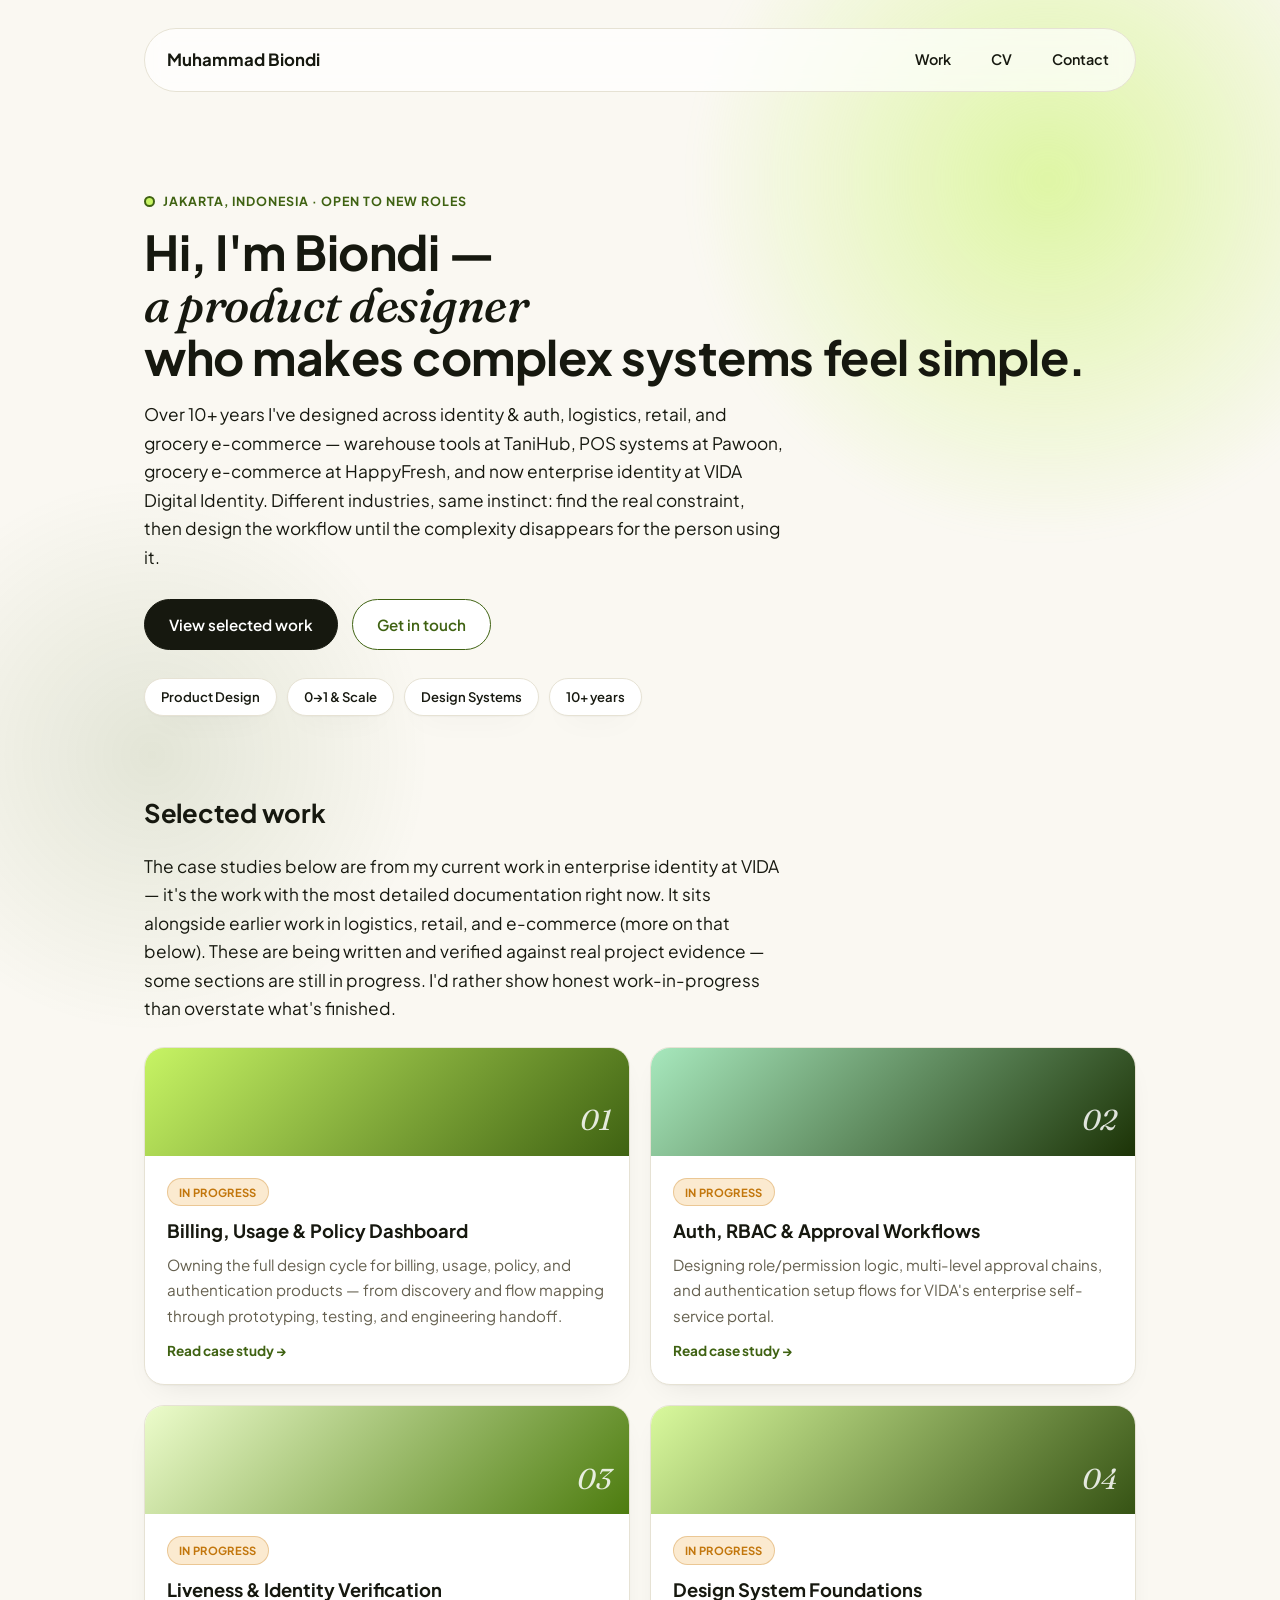
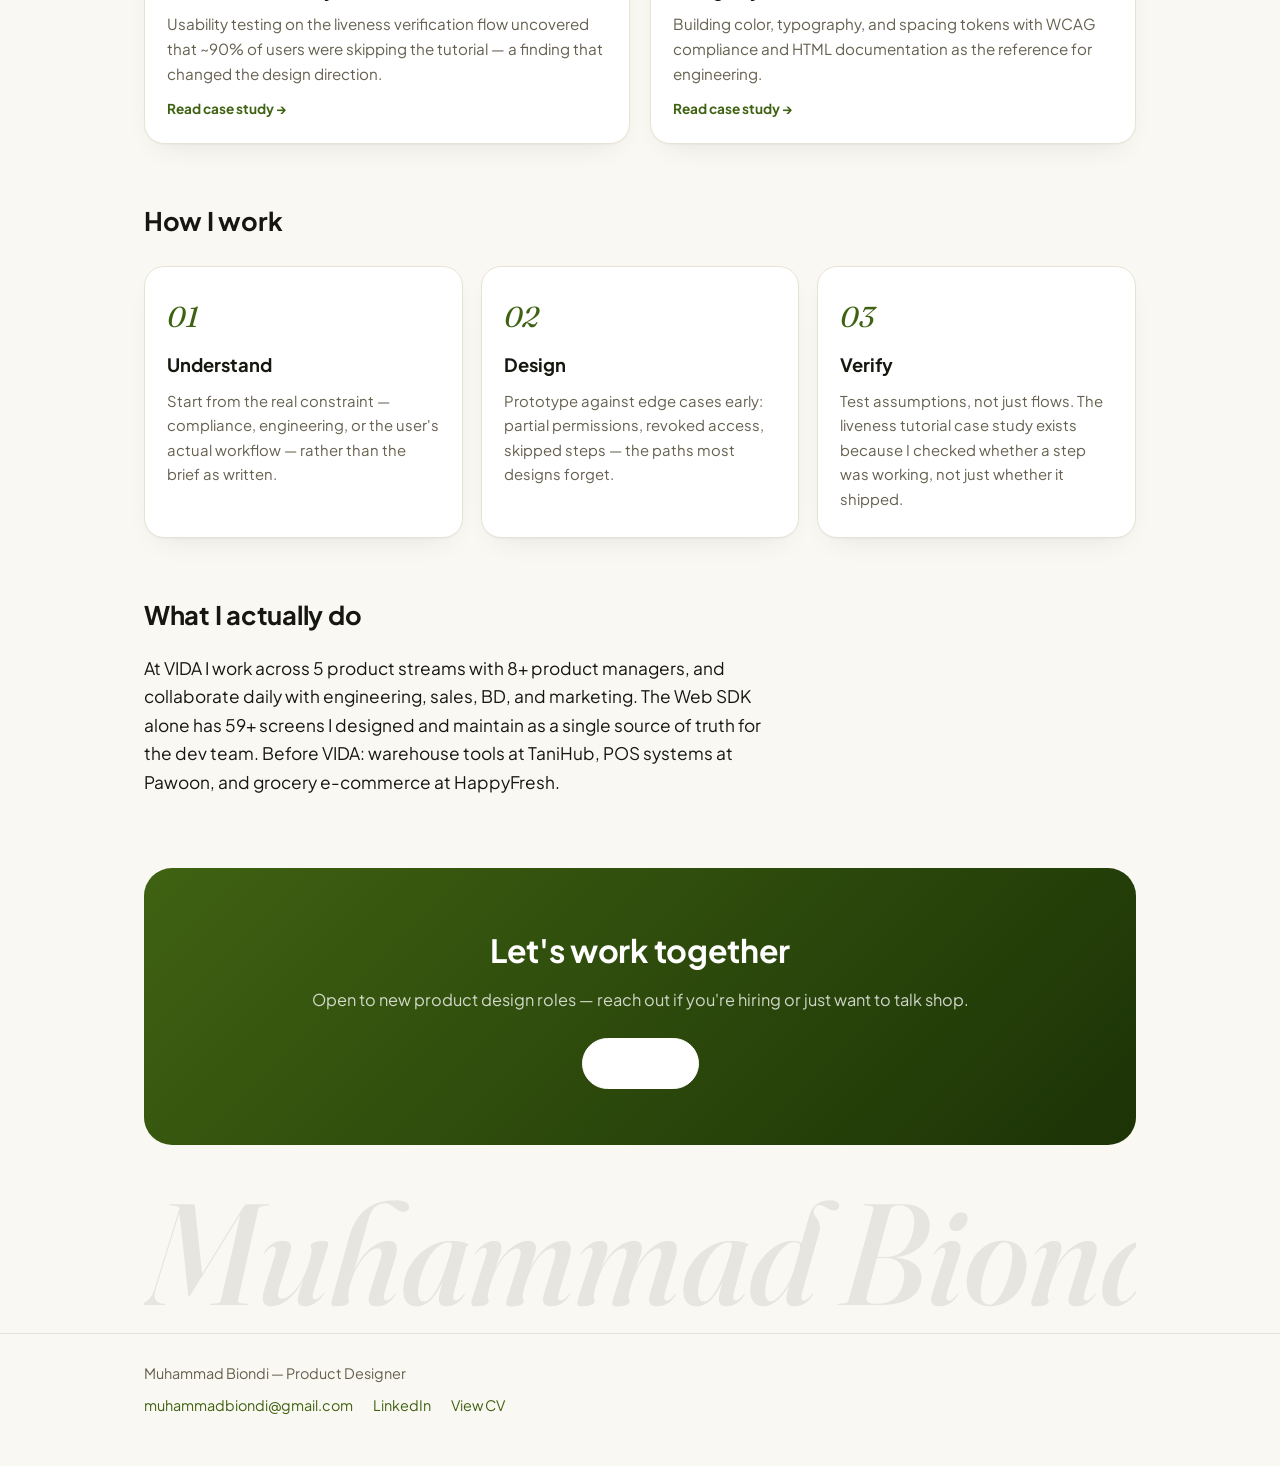
<file: index.html>
<!DOCTYPE html>
<html lang="en">
<head>
<meta charset="UTF-8">
<meta name="viewport" content="width=device-width, initial-scale=1.0">
<title>Muhammad Biondi — Product Designer</title>
<meta name="description" content="Product Designer with 10+ years across identity, logistics, retail, and e-commerce. Portfolio and case studies.">
<link rel="stylesheet" href="css/style.css">
</head>
<body>

<header class="site-header">
  <div class="wrap">
    <nav>
      <span class="brand">Muhammad Biondi</span>
      <div class="site-nav">
        <a href="index.html">Work</a>
        <a href="cv.html">CV</a>
        <a href="mailto:muhammadbiondi@gmail.com">Contact</a>
      </div>
    </nav>
  </div>
</header>

<main>
  <div class="wrap">

    <section class="hero" data-reveal>
      <span class="eyebrow">Jakarta, Indonesia · Open to new roles</span>
      <h1>Hi, I'm Biondi —<br><span class="serif">a product designer</span><br>who makes complex systems feel simple.</h1>
      <p class="lede">
        Over 10+ years I've designed across identity &amp; auth, logistics, retail, and grocery
        e-commerce — warehouse tools at TaniHub, POS systems at Pawoon, grocery e-commerce at
        HappyFresh, and now enterprise identity at VIDA Digital Identity. Different industries, same
        instinct: find the real constraint, then design the workflow until the complexity disappears
        for the person using it.
      </p>
      <div class="hero-cta">
        <a class="btn primary" href="#work">View selected work</a>
        <a class="btn" href="mailto:muhammadbiondi@gmail.com">Get in touch</a>
      </div>
      <div class="tag-row">
        <span class="tag">Product Design</span>
        <span class="tag">0&rarr;1 &amp; Scale</span>
        <span class="tag">Design Systems</span>
        <span class="tag">10+ years</span>
      </div>
    </section>

    <section class="block" id="work" data-reveal>
      <div class="section-head">
        <h2>Selected work</h2>
      </div>
      <p class="lede" style="margin-bottom: 0;">
        The case studies below are from my current work in enterprise identity at VIDA — it's the work
        with the most detailed documentation right now. It sits alongside earlier work in logistics,
        retail, and e-commerce (more on that below). These are being written and verified against real
        project evidence — some sections are still in progress. I'd rather show honest work-in-progress
        than overstate what's finished.
      </p>

      <div class="case-grid">

        <a class="case-card" href="case-studies/billing-usage-policy.html">
          <div class="case-thumb" style="--thumb-a:#c7f464; --thumb-b:#3f6212;" data-mark="01"></div>
          <div class="case-body">
            <span class="status-pill in-progress">In progress</span>
            <h3>Billing, Usage &amp; Policy Dashboard</h3>
            <p>Owning the full design cycle for billing, usage, policy, and authentication products — from
            discovery and flow mapping through prototyping, testing, and engineering handoff.</p>
            <span class="case-arrow">Read case study →</span>
          </div>
        </a>

        <a class="case-card" href="case-studies/auth-rbac-workflows.html">
          <div class="case-thumb" style="--thumb-a:#a7e8bd; --thumb-b:#1c3306;" data-mark="02"></div>
          <div class="case-body">
            <span class="status-pill in-progress">In progress</span>
            <h3>Auth, RBAC &amp; Approval Workflows</h3>
            <p>Designing role/permission logic, multi-level approval chains, and authentication setup flows
            for VIDA's enterprise self-service portal.</p>
            <span class="case-arrow">Read case study →</span>
          </div>
        </a>

        <a class="case-card" href="case-studies/liveness-verification.html">
          <div class="case-thumb" style="--thumb-a:#ecfccb; --thumb-b:#4d7c0f;" data-mark="03"></div>
          <div class="case-body">
            <span class="status-pill in-progress">In progress</span>
            <h3>Liveness &amp; Identity Verification</h3>
            <p>Usability testing on the liveness verification flow uncovered that ~90% of users were
            skipping the tutorial — a finding that changed the design direction.</p>
            <span class="case-arrow">Read case study →</span>
          </div>
        </a>

        <a class="case-card" href="case-studies/design-system.html">
          <div class="case-thumb" style="--thumb-a:#d9f99d; --thumb-b:#365314;" data-mark="04"></div>
          <div class="case-body">
            <span class="status-pill in-progress">In progress</span>
            <h3>Design System Foundations</h3>
            <p>Building color, typography, and spacing tokens with WCAG compliance and HTML
            documentation as the reference for engineering.</p>
            <span class="case-arrow">Read case study →</span>
          </div>
        </a>

      </div>
    </section>

    <section class="block" data-reveal>
      <div class="section-head">
        <h2>How I work</h2>
      </div>
      <div class="process-grid">
        <div class="process-card">
          <span class="process-num">01</span>
          <h3>Understand</h3>
          <p>Start from the real constraint — compliance, engineering, or the user's actual workflow —
          rather than the brief as written.</p>
        </div>
        <div class="process-card">
          <span class="process-num">02</span>
          <h3>Design</h3>
          <p>Prototype against edge cases early: partial permissions, revoked access, skipped steps —
          the paths most designs forget.</p>
        </div>
        <div class="process-card">
          <span class="process-num">03</span>
          <h3>Verify</h3>
          <p>Test assumptions, not just flows. The liveness tutorial case study exists because I checked
          whether a step was working, not just whether it shipped.</p>
        </div>
      </div>
    </section>

    <section class="block" data-reveal>
      <div class="section-head">
        <h2>What I actually do</h2>
      </div>
      <p class="lede">
        At VIDA I work across 5 product streams with 8+ product managers, and collaborate daily with
        engineering, sales, BD, and marketing. The Web SDK alone has 59+ screens I designed and
        maintain as a single source of truth for the dev team. Before VIDA: warehouse tools at TaniHub,
        POS systems at Pawoon, and grocery e-commerce at HappyFresh.
      </p>
    </section>

    <div class="cta-band" data-reveal>
      <h2>Let's work together</h2>
      <p>Open to new product design roles — reach out if you're hiring or just want to talk shop.</p>
      <a class="btn" href="mailto:muhammadbiondi@gmail.com">Say hello</a>
    </div>

    <div class="wordmark"><span>Muhammad Biondi</span></div>

  </div>
</main>

<footer class="site-footer">
  <div class="wrap">
    <div>Muhammad Biondi — Product Designer</div>
    <div class="contact-row">
      <a href="mailto:muhammadbiondi@gmail.com">muhammadbiondi@gmail.com</a>
      <a href="https://linkedin.com/in/muhammad-biondi-2509a165">LinkedIn</a>
      <a href="cv.html">View CV</a>
    </div>
  </div>
</footer>

<script src="js/script.js"></script>
</body>
</html>
</file>
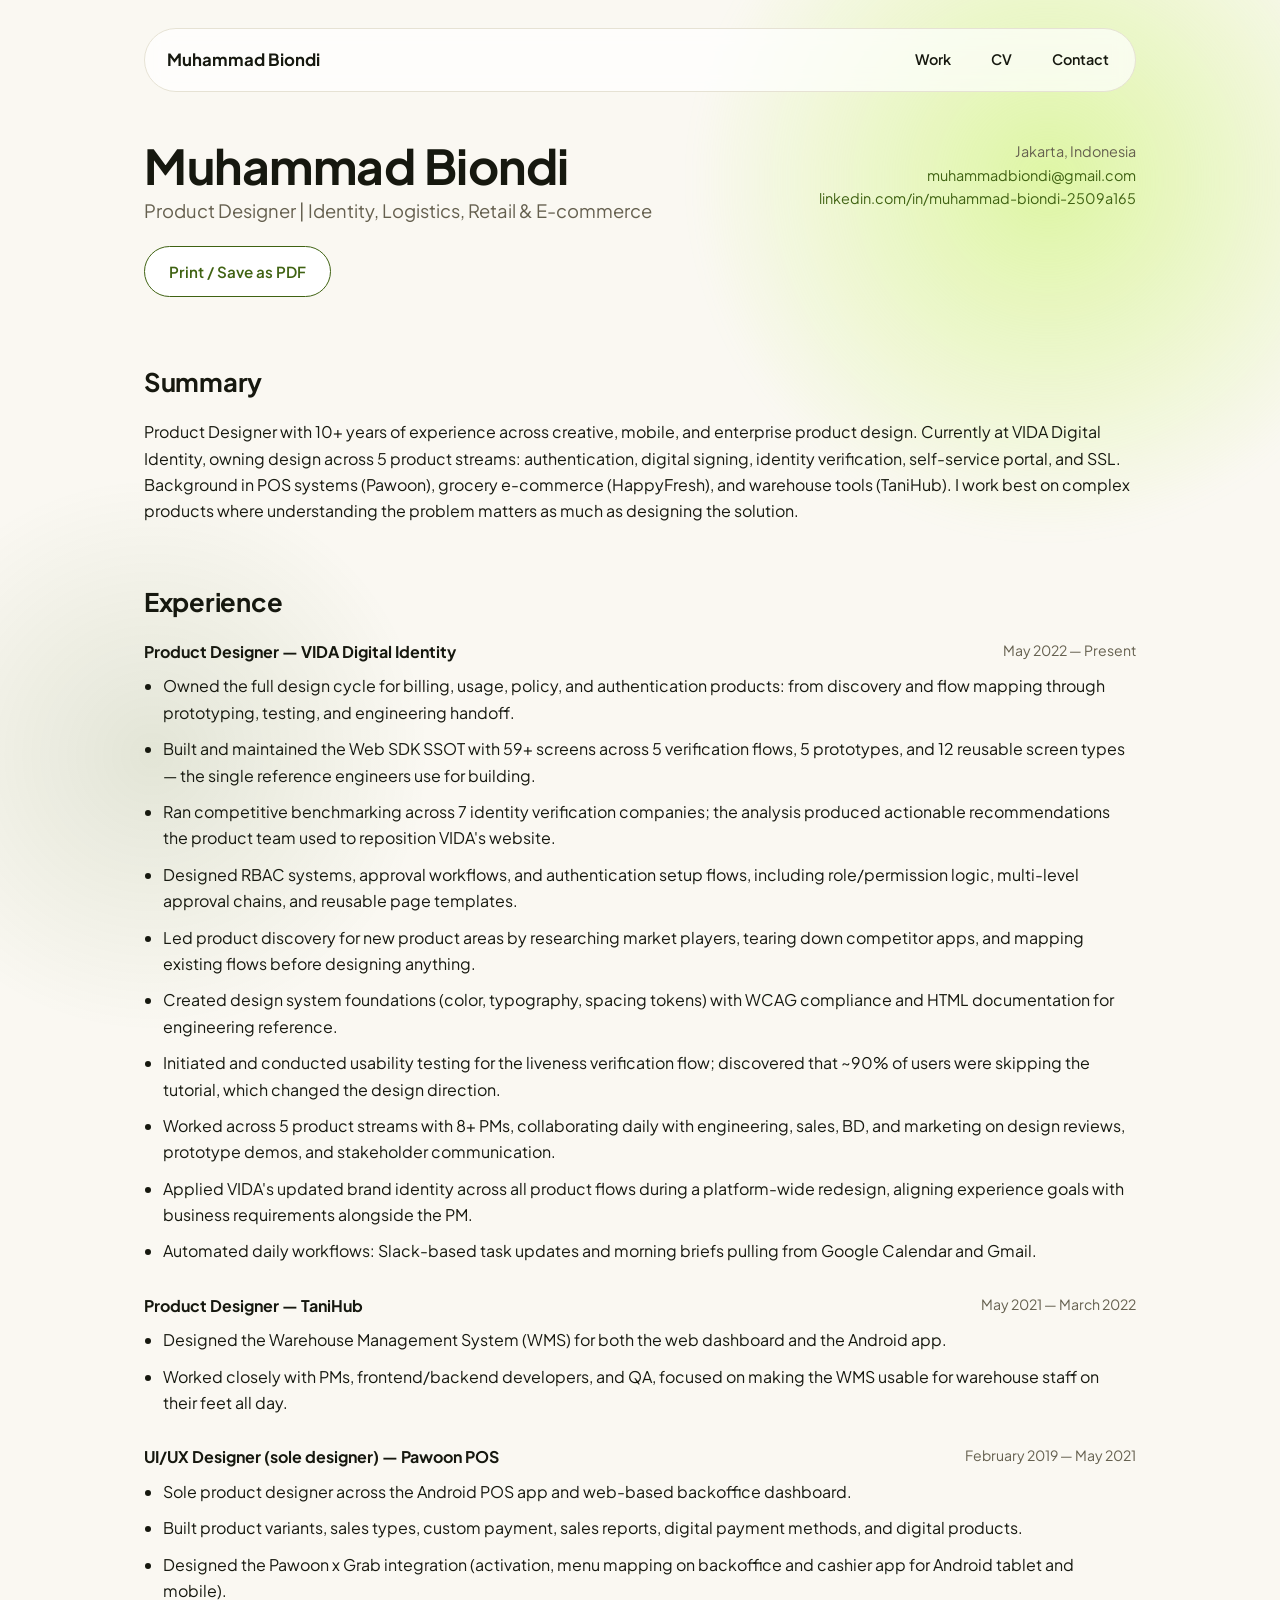
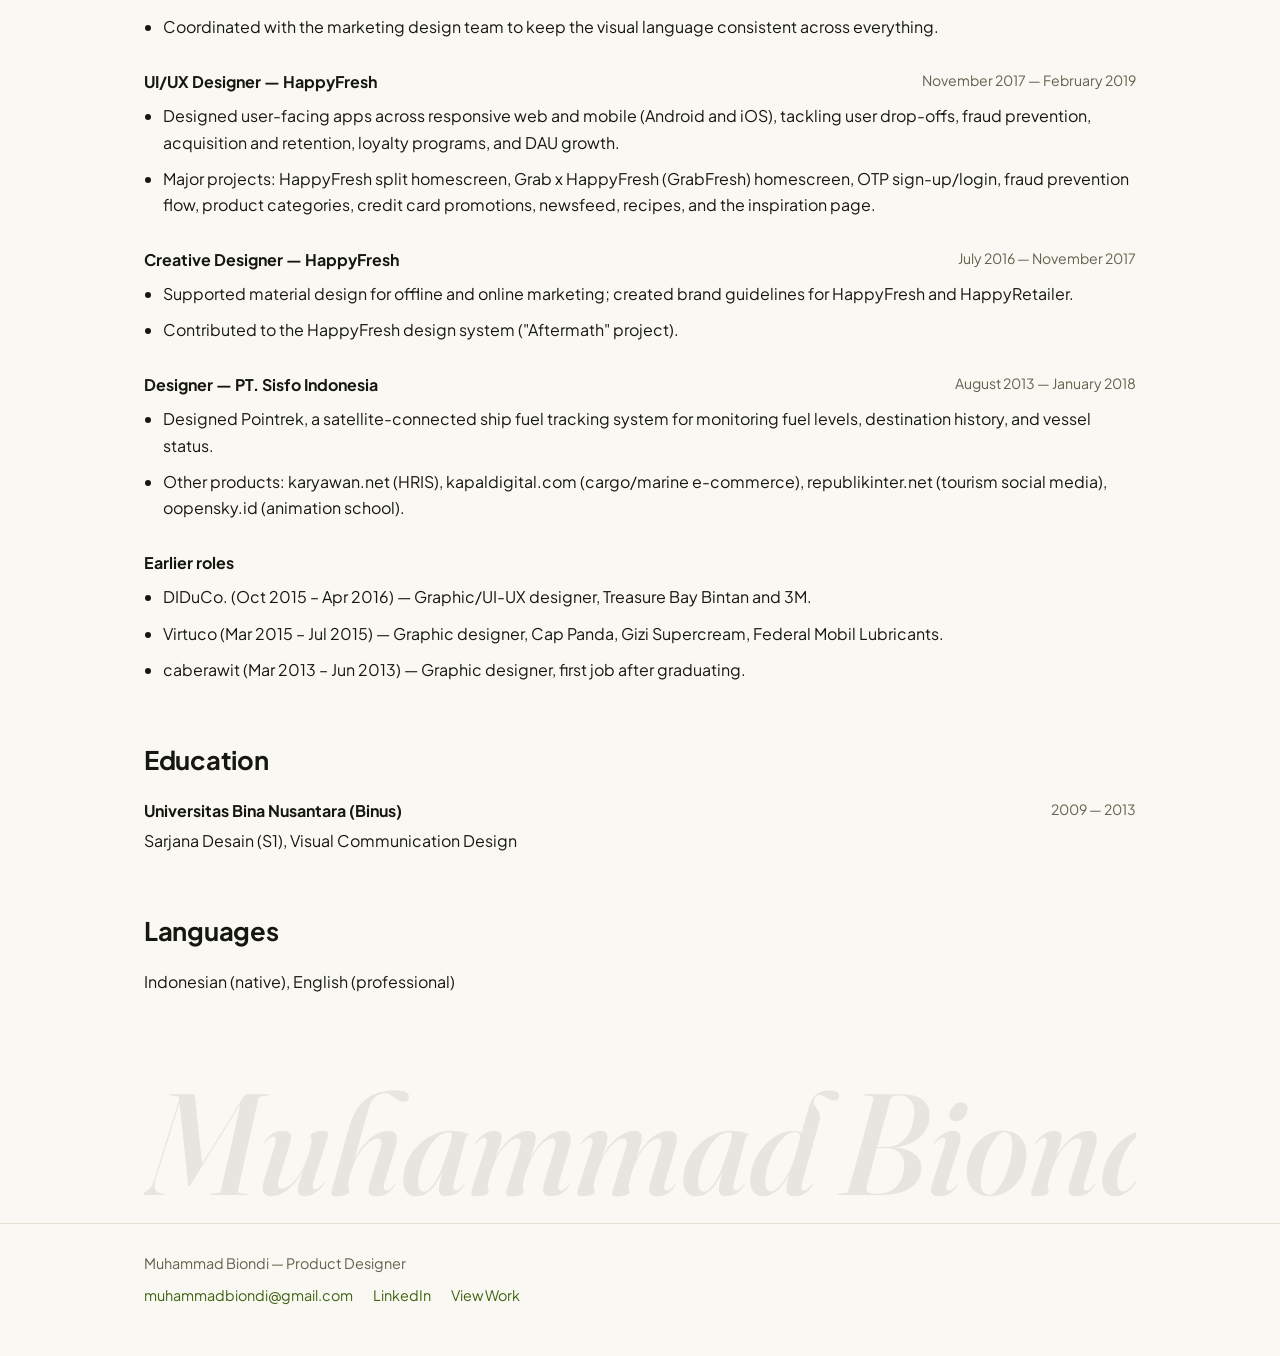
<file: cv.html>
<!DOCTYPE html>
<html lang="en">
<head>
<meta charset="UTF-8">
<meta name="viewport" content="width=device-width, initial-scale=1.0">
<title>Muhammad Biondi — CV</title>
<meta name="description" content="CV for Muhammad Biondi, Product Designer.">
<link rel="stylesheet" href="css/style.css">
</head>
<body>

<header class="site-header no-print">
  <div class="wrap">
    <nav>
      <span class="brand">Muhammad Biondi</span>
      <div class="site-nav">
        <a href="index.html">Work</a>
        <a href="cv.html">CV</a>
        <a href="mailto:muhammadbiondi@gmail.com">Contact</a>
      </div>
    </nav>
  </div>
</header>

<main>
  <div class="wrap">

    <div class="cv-header">
      <div>
        <h1 style="margin-bottom: 4px;">Muhammad Biondi</h1>
        <div class="subtitle" style="margin-bottom: 0;">Product Designer | Identity, Logistics, Retail &amp; E-commerce</div>
      </div>
      <div class="cv-meta">
        <div>Jakarta, Indonesia</div>
        <div><a href="mailto:muhammadbiondi@gmail.com">muhammadbiondi@gmail.com</a></div>
        <div><a href="https://linkedin.com/in/muhammad-biondi-2509a165">linkedin.com/in/muhammad-biondi-2509a165</a></div>
      </div>
    </div>

    <a class="btn no-print" href="javascript:window.print()" style="margin: 12px 0 8px; display: inline-block;">Print / Save as PDF</a>

    <section class="block">
      <h2>Summary</h2>
      <p>
        Product Designer with 10+ years of experience across creative, mobile, and enterprise product
        design. Currently at VIDA Digital Identity, owning design across 5 product streams: authentication,
        digital signing, identity verification, self-service portal, and SSL. Background in POS systems
        (Pawoon), grocery e-commerce (HappyFresh), and warehouse tools (TaniHub). I work best on
        complex products where understanding the problem matters as much as designing the solution.
      </p>
    </section>

    <section class="block">
      <h2>Experience</h2>

      <div class="job">
        <div class="job-head">
          <span class="job-title">Product Designer — VIDA Digital Identity</span>
          <span class="job-dates">May 2022 — Present</span>
        </div>
        <ul class="clean">
          <li>Owned the full design cycle for billing, usage, policy, and authentication products: from discovery and flow mapping through prototyping, testing, and engineering handoff.</li>
          <li>Built and maintained the Web SDK SSOT with 59+ screens across 5 verification flows, 5 prototypes, and 12 reusable screen types — the single reference engineers use for building.</li>
          <li>Ran competitive benchmarking across 7 identity verification companies; the analysis produced actionable recommendations the product team used to reposition VIDA's website.</li>
          <li>Designed RBAC systems, approval workflows, and authentication setup flows, including role/permission logic, multi-level approval chains, and reusable page templates.</li>
          <li>Led product discovery for new product areas by researching market players, tearing down competitor apps, and mapping existing flows before designing anything.</li>
          <li>Created design system foundations (color, typography, spacing tokens) with WCAG compliance and HTML documentation for engineering reference.</li>
          <li>Initiated and conducted usability testing for the liveness verification flow; discovered that ~90% of users were skipping the tutorial, which changed the design direction.</li>
          <li>Worked across 5 product streams with 8+ PMs, collaborating daily with engineering, sales, BD, and marketing on design reviews, prototype demos, and stakeholder communication.</li>
          <li>Applied VIDA's updated brand identity across all product flows during a platform-wide redesign, aligning experience goals with business requirements alongside the PM.</li>
          <li>Automated daily workflows: Slack-based task updates and morning briefs pulling from Google Calendar and Gmail.</li>
        </ul>
      </div>

      <div class="job">
        <div class="job-head">
          <span class="job-title">Product Designer — TaniHub</span>
          <span class="job-dates">May 2021 — March 2022</span>
        </div>
        <ul class="clean">
          <li>Designed the Warehouse Management System (WMS) for both the web dashboard and the Android app.</li>
          <li>Worked closely with PMs, frontend/backend developers, and QA, focused on making the WMS usable for warehouse staff on their feet all day.</li>
        </ul>
      </div>

      <div class="job">
        <div class="job-head">
          <span class="job-title">UI/UX Designer (sole designer) — Pawoon POS</span>
          <span class="job-dates">February 2019 — May 2021</span>
        </div>
        <ul class="clean">
          <li>Sole product designer across the Android POS app and web-based backoffice dashboard.</li>
          <li>Built product variants, sales types, custom payment, sales reports, digital payment methods, and digital products.</li>
          <li>Designed the Pawoon x Grab integration (activation, menu mapping on backoffice and cashier app for Android tablet and mobile).</li>
          <li>Coordinated with the marketing design team to keep the visual language consistent across everything.</li>
        </ul>
      </div>

      <div class="job">
        <div class="job-head">
          <span class="job-title">UI/UX Designer — HappyFresh</span>
          <span class="job-dates">November 2017 — February 2019</span>
        </div>
        <ul class="clean">
          <li>Designed user-facing apps across responsive web and mobile (Android and iOS), tackling user drop-offs, fraud prevention, acquisition and retention, loyalty programs, and DAU growth.</li>
          <li>Major projects: HappyFresh split homescreen, Grab x HappyFresh (GrabFresh) homescreen, OTP sign-up/login, fraud prevention flow, product categories, credit card promotions, newsfeed, recipes, and the inspiration page.</li>
        </ul>
      </div>

      <div class="job">
        <div class="job-head">
          <span class="job-title">Creative Designer — HappyFresh</span>
          <span class="job-dates">July 2016 — November 2017</span>
        </div>
        <ul class="clean">
          <li>Supported material design for offline and online marketing; created brand guidelines for HappyFresh and HappyRetailer.</li>
          <li>Contributed to the HappyFresh design system ("Aftermath" project).</li>
        </ul>
      </div>

      <div class="job">
        <div class="job-head">
          <span class="job-title">Designer — PT. Sisfo Indonesia</span>
          <span class="job-dates">August 2013 — January 2018</span>
        </div>
        <ul class="clean">
          <li>Designed Pointrek, a satellite-connected ship fuel tracking system for monitoring fuel levels, destination history, and vessel status.</li>
          <li>Other products: karyawan.net (HRIS), kapaldigital.com (cargo/marine e-commerce), republikinter.net (tourism social media), oopensky.id (animation school).</li>
        </ul>
      </div>

      <div class="job no-print">
        <div class="job-head">
          <span class="job-title">Earlier roles</span>
        </div>
        <ul class="clean">
          <li>DIDuCo. (Oct 2015 – Apr 2016) — Graphic/UI-UX designer, Treasure Bay Bintan and 3M.</li>
          <li>Virtuco (Mar 2015 – Jul 2015) — Graphic designer, Cap Panda, Gizi Supercream, Federal Mobil Lubricants.</li>
          <li>caberawit (Mar 2013 – Jun 2013) — Graphic designer, first job after graduating.</li>
        </ul>
      </div>

    </section>

    <section class="block">
      <h2>Education</h2>
      <div class="job">
        <div class="job-head">
          <span class="job-title">Universitas Bina Nusantara (Binus)</span>
          <span class="job-dates">2009 — 2013</span>
        </div>
        <div>Sarjana Desain (S1), Visual Communication Design</div>
      </div>
    </section>

    <section class="block">
      <h2>Languages</h2>
      <p>Indonesian (native), English (professional)</p>
    </section>

    <div class="wordmark no-print"><span>Muhammad Biondi</span></div>

  </div>
</main>

<footer class="site-footer no-print">
  <div class="wrap">
    <div>Muhammad Biondi — Product Designer</div>
    <div class="contact-row">
      <a href="mailto:muhammadbiondi@gmail.com">muhammadbiondi@gmail.com</a>
      <a href="https://linkedin.com/in/muhammad-biondi-2509a165">LinkedIn</a>
      <a href="index.html">View Work</a>
    </div>
  </div>
</footer>

</body>
</html>
</file>
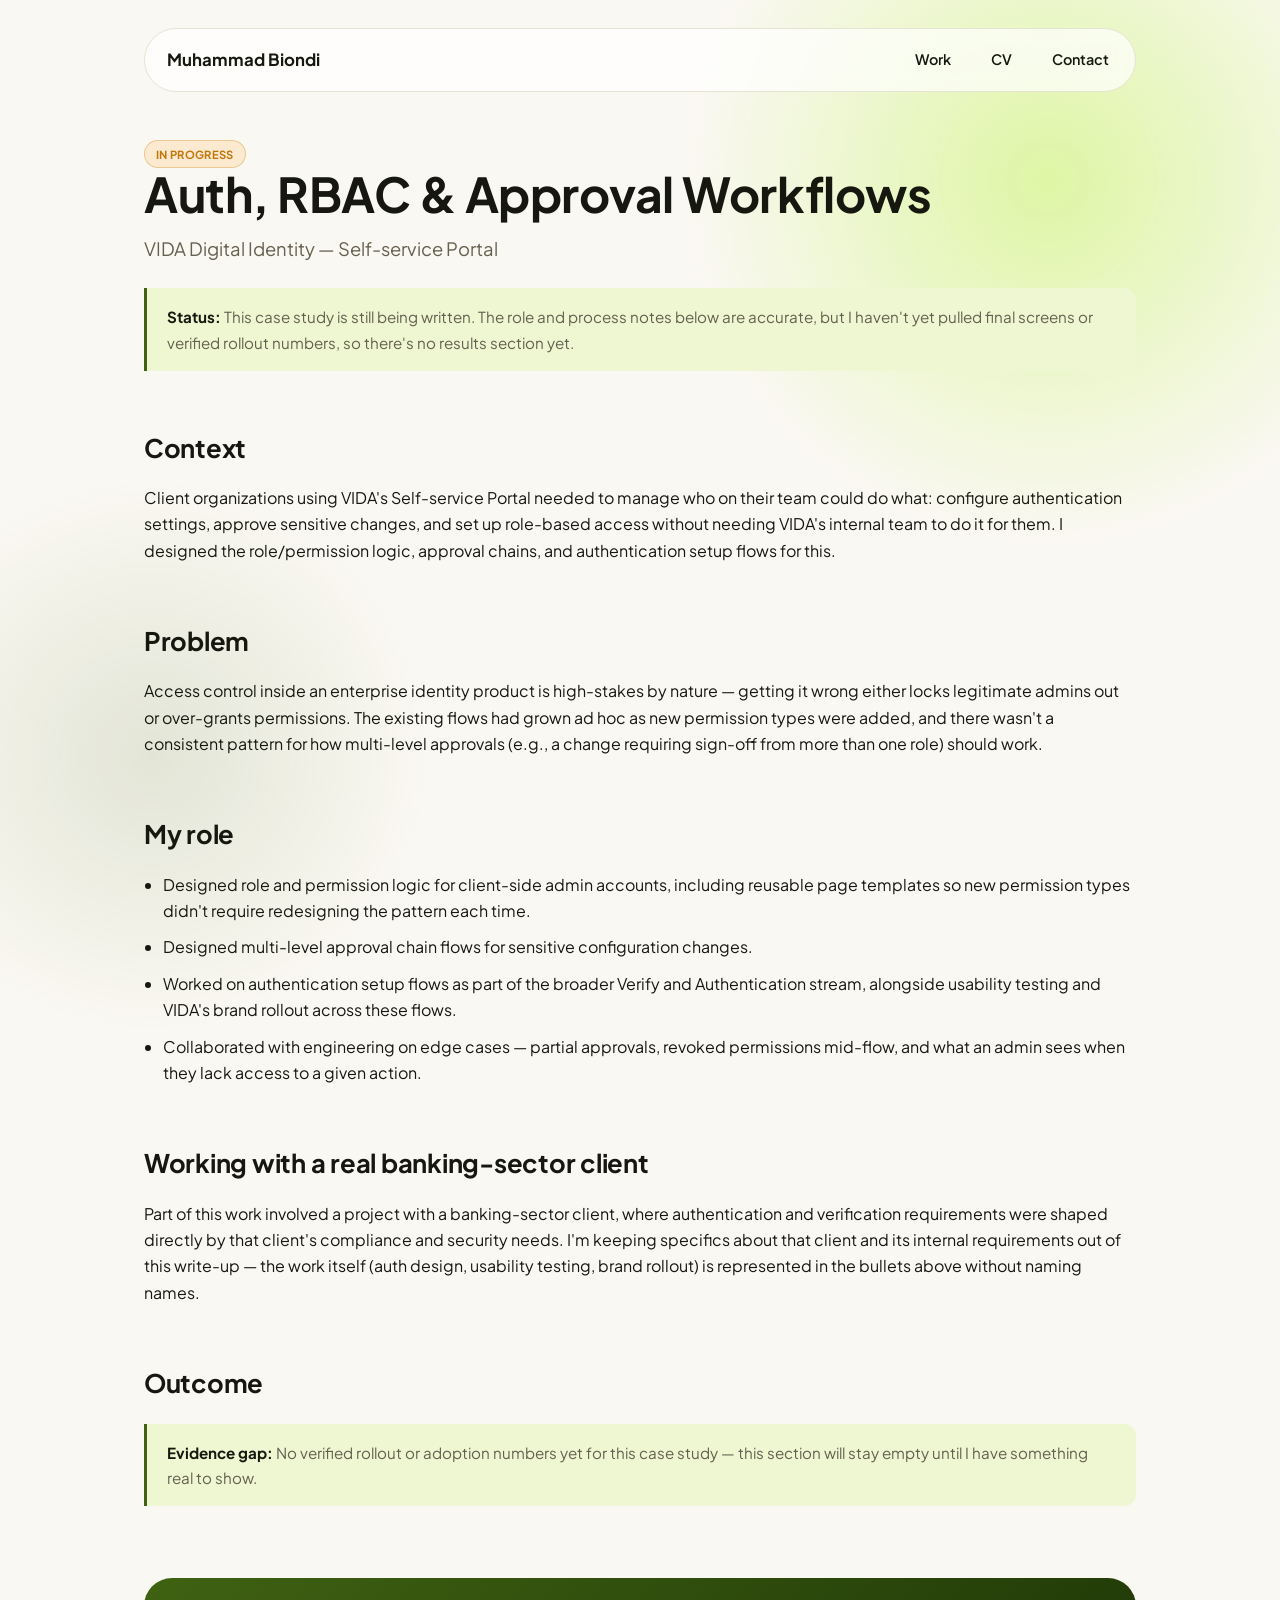
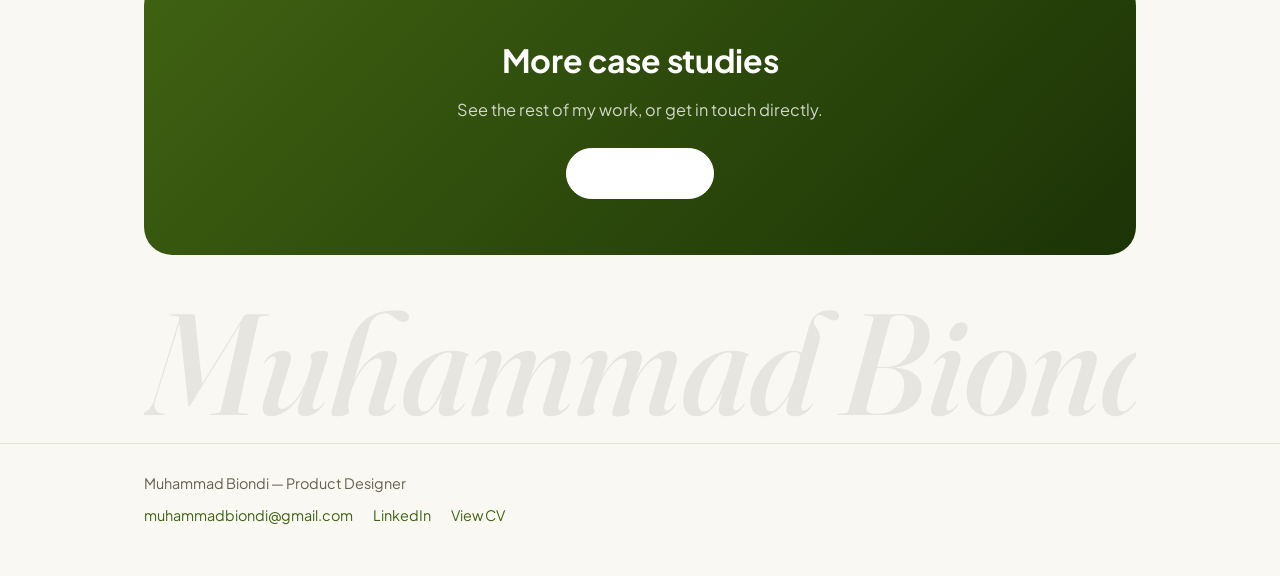
<file: case-studies/auth-rbac-workflows.html>
<!DOCTYPE html>
<html lang="en">
<head>
<meta charset="UTF-8">
<meta name="viewport" content="width=device-width, initial-scale=1.0">
<title>Auth, RBAC &amp; Approval Workflows — Muhammad Biondi</title>
<link rel="stylesheet" href="../css/style.css">
</head>
<body>

<header class="site-header">
  <div class="wrap">
    <nav>
      <span class="brand">Muhammad Biondi</span>
      <div class="site-nav">
        <a href="../index.html">Work</a>
        <a href="../cv.html">CV</a>
        <a href="mailto:muhammadbiondi@gmail.com">Contact</a>
      </div>
    </nav>
  </div>
</header>

<main>
  <div class="wrap">

    <span class="status-pill in-progress">In progress</span>
    <h1>Auth, RBAC &amp; Approval Workflows</h1>
    <p class="subtitle">VIDA Digital Identity — Self-service Portal</p>

    <div class="callout">
      <strong>Status:</strong> This case study is still being written. The role and process notes below
      are accurate, but I haven't yet pulled final screens or verified rollout numbers, so there's no
      results section yet.
    </div>

    <section class="block">
      <h2>Context</h2>
      <p>
        Client organizations using VIDA's Self-service Portal needed to manage who on their team could
        do what: configure authentication settings, approve sensitive changes, and set up role-based
        access without needing VIDA's internal team to do it for them. I designed the role/permission
        logic, approval chains, and authentication setup flows for this.
      </p>
    </section>

    <section class="block">
      <h2>Problem</h2>
      <p>
        Access control inside an enterprise identity product is high-stakes by nature — getting it wrong
        either locks legitimate admins out or over-grants permissions. The existing flows had grown
        ad hoc as new permission types were added, and there wasn't a consistent pattern for how
        multi-level approvals (e.g., a change requiring sign-off from more than one role) should work.
      </p>
    </section>

    <section class="block">
      <h2>My role</h2>
      <ul class="clean">
        <li>Designed role and permission logic for client-side admin accounts, including reusable page
        templates so new permission types didn't require redesigning the pattern each time.</li>
        <li>Designed multi-level approval chain flows for sensitive configuration changes.</li>
        <li>Worked on authentication setup flows as part of the broader Verify and Authentication stream,
        alongside usability testing and VIDA's brand rollout across these flows.</li>
        <li>Collaborated with engineering on edge cases — partial approvals, revoked permissions mid-flow,
        and what an admin sees when they lack access to a given action.</li>
      </ul>
    </section>

    <section class="block">
      <h2>Working with a real banking-sector client</h2>
      <p>
        Part of this work involved a project with a banking-sector client, where authentication and
        verification requirements were shaped directly by that client's compliance and security needs.
        I'm keeping specifics about that client and its internal requirements out of this write-up —
        the work itself (auth design, usability testing, brand rollout) is represented in the bullets
        above without naming names.
      </p>
    </section>

    <section class="block">
      <h2>Outcome</h2>
      <div class="callout">
        <strong>Evidence gap:</strong> No verified rollout or adoption numbers yet for this case study —
        this section will stay empty until I have something real to show.
      </div>
    </section>

    <div class="cta-band">
      <h2>More case studies</h2>
      <p>See the rest of my work, or get in touch directly.</p>
      <a class="btn" href="../index.html">Back to work</a>
    </div>

    <div class="wordmark"><span>Muhammad Biondi</span></div>

  </div>
</main>

<footer class="site-footer">
  <div class="wrap">
    <div>Muhammad Biondi — Product Designer</div>
    <div class="contact-row">
      <a href="mailto:muhammadbiondi@gmail.com">muhammadbiondi@gmail.com</a>
      <a href="https://linkedin.com/in/muhammad-biondi-2509a165">LinkedIn</a>
      <a href="../cv.html">View CV</a>
    </div>
  </div>
</footer>

</body>
</html>
</file>
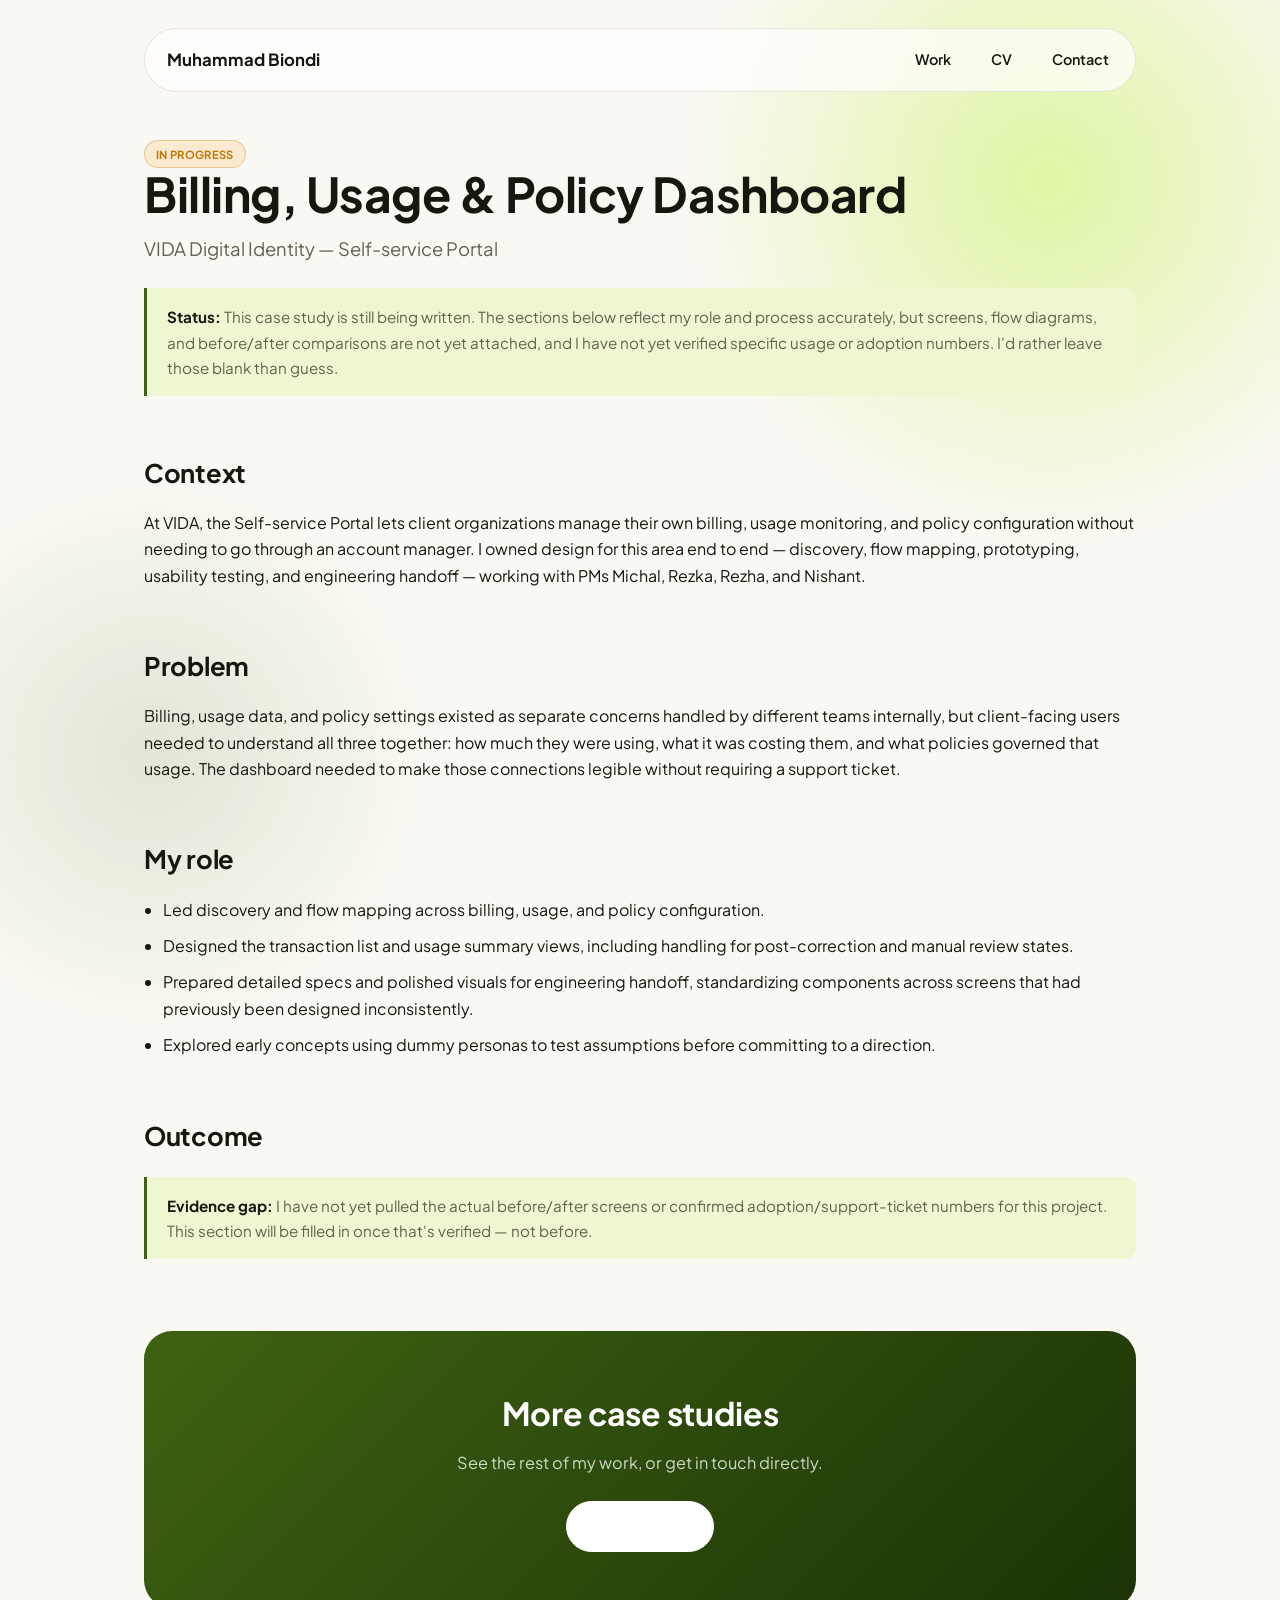
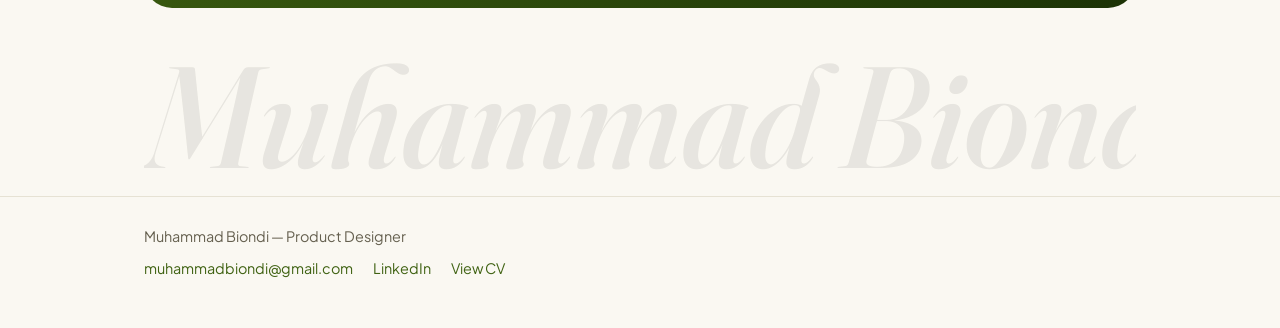
<file: case-studies/billing-usage-policy.html>
<!DOCTYPE html>
<html lang="en">
<head>
<meta charset="UTF-8">
<meta name="viewport" content="width=device-width, initial-scale=1.0">
<title>Billing, Usage &amp; Policy Dashboard — Muhammad Biondi</title>
<link rel="stylesheet" href="../css/style.css">
</head>
<body>

<header class="site-header">
  <div class="wrap">
    <nav>
      <span class="brand">Muhammad Biondi</span>
      <div class="site-nav">
        <a href="../index.html">Work</a>
        <a href="../cv.html">CV</a>
        <a href="mailto:muhammadbiondi@gmail.com">Contact</a>
      </div>
    </nav>
  </div>
</header>

<main>
  <div class="wrap">

    <span class="status-pill in-progress">In progress</span>
    <h1>Billing, Usage &amp; Policy Dashboard</h1>
    <p class="subtitle">VIDA Digital Identity — Self-service Portal</p>

    <div class="callout">
      <strong>Status:</strong> This case study is still being written. The sections below reflect my
      role and process accurately, but screens, flow diagrams, and before/after comparisons are not
      yet attached, and I have not yet verified specific usage or adoption numbers. I'd rather leave
      those blank than guess.
    </div>

    <section class="block">
      <h2>Context</h2>
      <p>
        At VIDA, the Self-service Portal lets client organizations manage their own billing, usage
        monitoring, and policy configuration without needing to go through an account manager. I owned
        design for this area end to end — discovery, flow mapping, prototyping, usability testing, and
        engineering handoff — working with PMs Michal, Rezka, Rezha, and Nishant.
      </p>
    </section>

    <section class="block">
      <h2>Problem</h2>
      <p>
        Billing, usage data, and policy settings existed as separate concerns handled by different teams
        internally, but client-facing users needed to understand all three together: how much they were
        using, what it was costing them, and what policies governed that usage. The dashboard needed to
        make those connections legible without requiring a support ticket.
      </p>
    </section>

    <section class="block">
      <h2>My role</h2>
      <ul class="clean">
        <li>Led discovery and flow mapping across billing, usage, and policy configuration.</li>
        <li>Designed the transaction list and usage summary views, including handling for post-correction
        and manual review states.</li>
        <li>Prepared detailed specs and polished visuals for engineering handoff, standardizing components
        across screens that had previously been designed inconsistently.</li>
        <li>Explored early concepts using dummy personas to test assumptions before committing to a
        direction.</li>
      </ul>
    </section>

    <section class="block">
      <h2>Outcome</h2>
      <div class="callout">
        <strong>Evidence gap:</strong> I have not yet pulled the actual before/after screens or confirmed
        adoption/support-ticket numbers for this project. This section will be filled in once that's
        verified — not before.
      </div>
    </section>

    <div class="cta-band">
      <h2>More case studies</h2>
      <p>See the rest of my work, or get in touch directly.</p>
      <a class="btn" href="../index.html">Back to work</a>
    </div>

    <div class="wordmark"><span>Muhammad Biondi</span></div>

  </div>
</main>

<footer class="site-footer">
  <div class="wrap">
    <div>Muhammad Biondi — Product Designer</div>
    <div class="contact-row">
      <a href="mailto:muhammadbiondi@gmail.com">muhammadbiondi@gmail.com</a>
      <a href="https://linkedin.com/in/muhammad-biondi-2509a165">LinkedIn</a>
      <a href="../cv.html">View CV</a>
    </div>
  </div>
</footer>

</body>
</html>
</file>
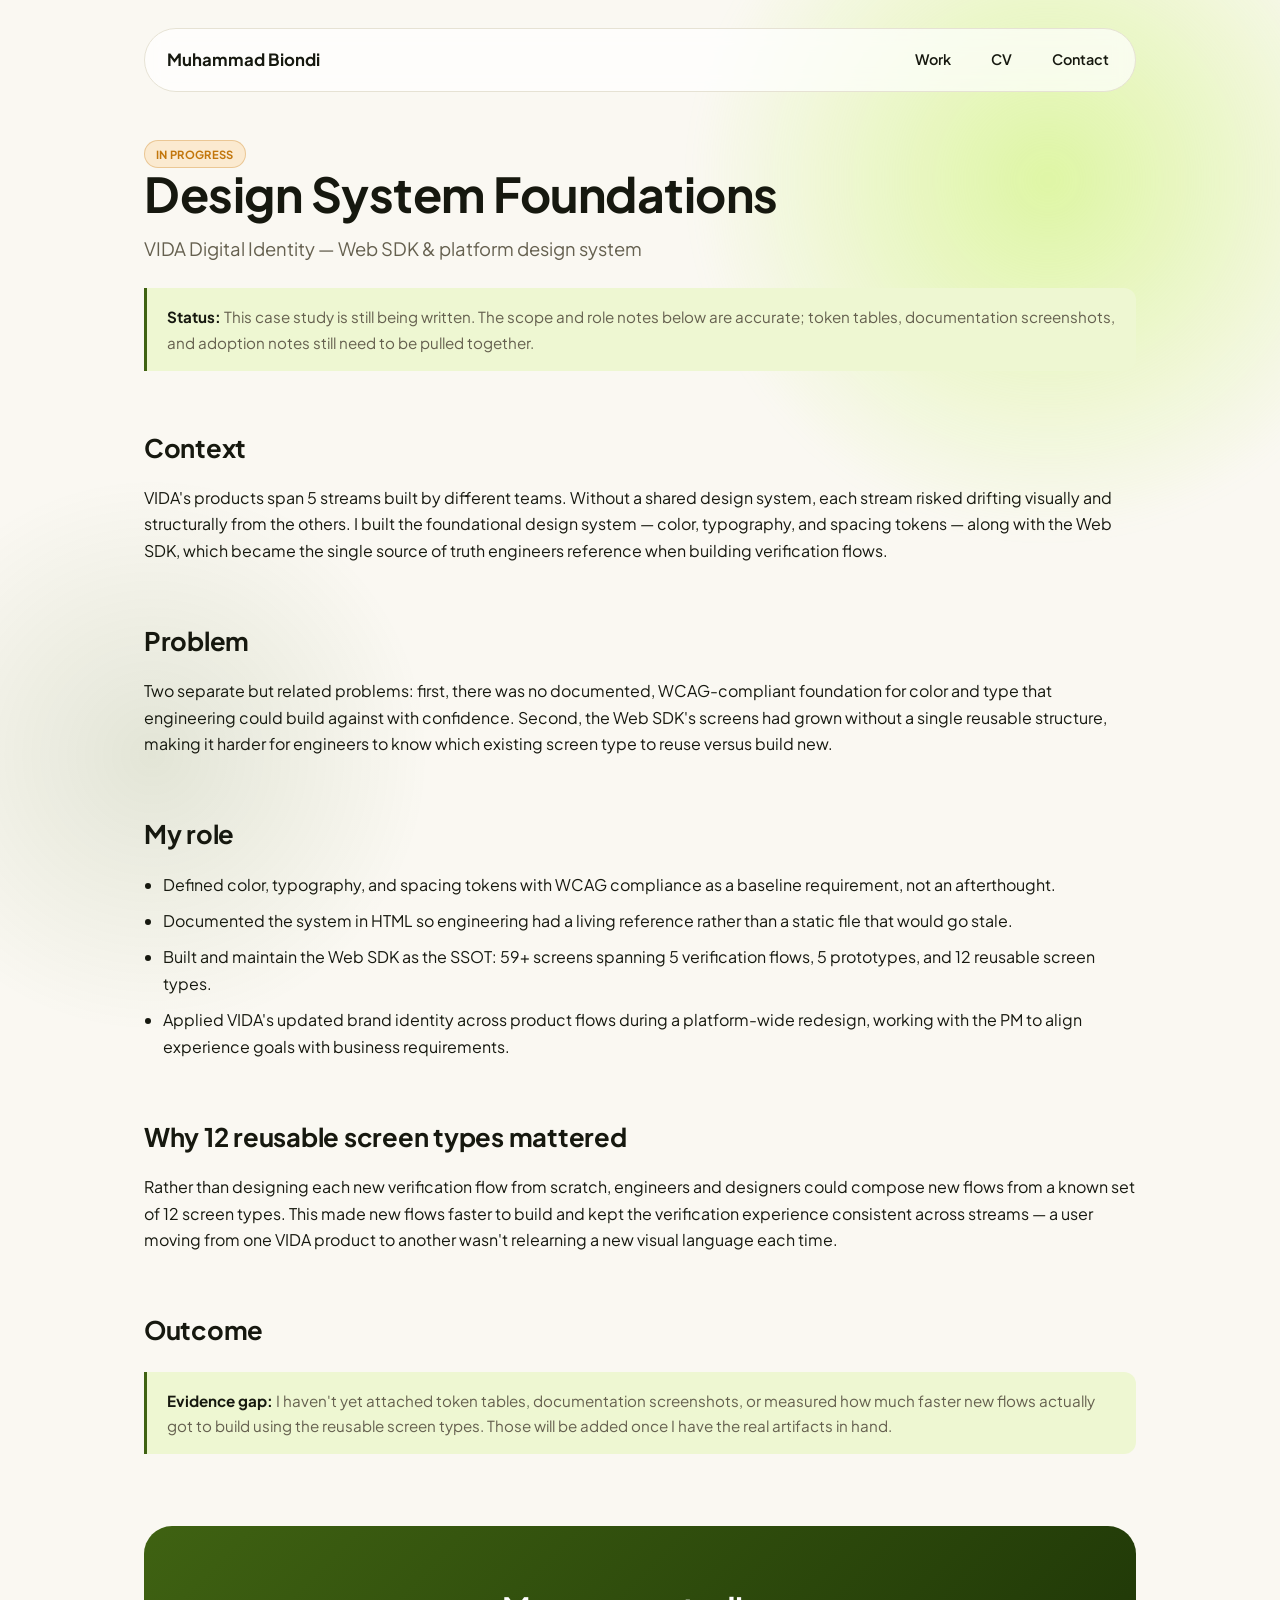
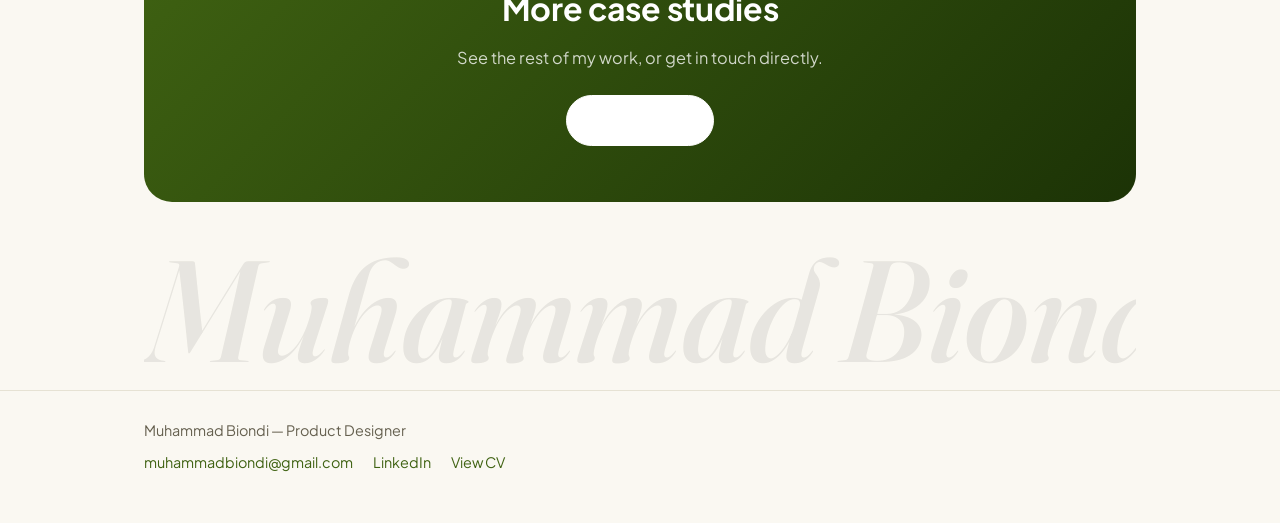
<file: case-studies/design-system.html>
<!DOCTYPE html>
<html lang="en">
<head>
<meta charset="UTF-8">
<meta name="viewport" content="width=device-width, initial-scale=1.0">
<title>Design System Foundations — Muhammad Biondi</title>
<link rel="stylesheet" href="../css/style.css">
</head>
<body>

<header class="site-header">
  <div class="wrap">
    <nav>
      <span class="brand">Muhammad Biondi</span>
      <div class="site-nav">
        <a href="../index.html">Work</a>
        <a href="../cv.html">CV</a>
        <a href="mailto:muhammadbiondi@gmail.com">Contact</a>
      </div>
    </nav>
  </div>
</header>

<main>
  <div class="wrap">

    <span class="status-pill in-progress">In progress</span>
    <h1>Design System Foundations</h1>
    <p class="subtitle">VIDA Digital Identity — Web SDK &amp; platform design system</p>

    <div class="callout">
      <strong>Status:</strong> This case study is still being written. The scope and role notes below
      are accurate; token tables, documentation screenshots, and adoption notes still need to be pulled
      together.
    </div>

    <section class="block">
      <h2>Context</h2>
      <p>
        VIDA's products span 5 streams built by different teams. Without a shared design system, each
        stream risked drifting visually and structurally from the others. I built the foundational design
        system — color, typography, and spacing tokens — along with the Web SDK, which became the single
        source of truth engineers reference when building verification flows.
      </p>
    </section>

    <section class="block">
      <h2>Problem</h2>
      <p>
        Two separate but related problems: first, there was no documented, WCAG-compliant foundation
        for color and type that engineering could build against with confidence. Second, the Web SDK's
        screens had grown without a single reusable structure, making it harder for engineers to know
        which existing screen type to reuse versus build new.
      </p>
    </section>

    <section class="block">
      <h2>My role</h2>
      <ul class="clean">
        <li>Defined color, typography, and spacing tokens with WCAG compliance as a baseline requirement,
        not an afterthought.</li>
        <li>Documented the system in HTML so engineering had a living reference rather than a static
        file that would go stale.</li>
        <li>Built and maintain the Web SDK as the SSOT: 59+ screens spanning 5 verification flows, 5
        prototypes, and 12 reusable screen types.</li>
        <li>Applied VIDA's updated brand identity across product flows during a platform-wide redesign,
        working with the PM to align experience goals with business requirements.</li>
      </ul>
    </section>

    <section class="block">
      <h2>Why 12 reusable screen types mattered</h2>
      <p>
        Rather than designing each new verification flow from scratch, engineers and designers could
        compose new flows from a known set of 12 screen types. This made new flows faster to build and
        kept the verification experience consistent across streams — a user moving from one VIDA product
        to another wasn't relearning a new visual language each time.
      </p>
    </section>

    <section class="block">
      <h2>Outcome</h2>
      <div class="callout">
        <strong>Evidence gap:</strong> I haven't yet attached token tables, documentation screenshots, or
        measured how much faster new flows actually got to build using the reusable screen types. Those
        will be added once I have the real artifacts in hand.
      </div>
    </section>

    <div class="cta-band">
      <h2>More case studies</h2>
      <p>See the rest of my work, or get in touch directly.</p>
      <a class="btn" href="../index.html">Back to work</a>
    </div>

    <div class="wordmark"><span>Muhammad Biondi</span></div>

  </div>
</main>

<footer class="site-footer">
  <div class="wrap">
    <div>Muhammad Biondi — Product Designer</div>
    <div class="contact-row">
      <a href="mailto:muhammadbiondi@gmail.com">muhammadbiondi@gmail.com</a>
      <a href="https://linkedin.com/in/muhammad-biondi-2509a165">LinkedIn</a>
      <a href="../cv.html">View CV</a>
    </div>
  </div>
</footer>

</body>
</html>
</file>
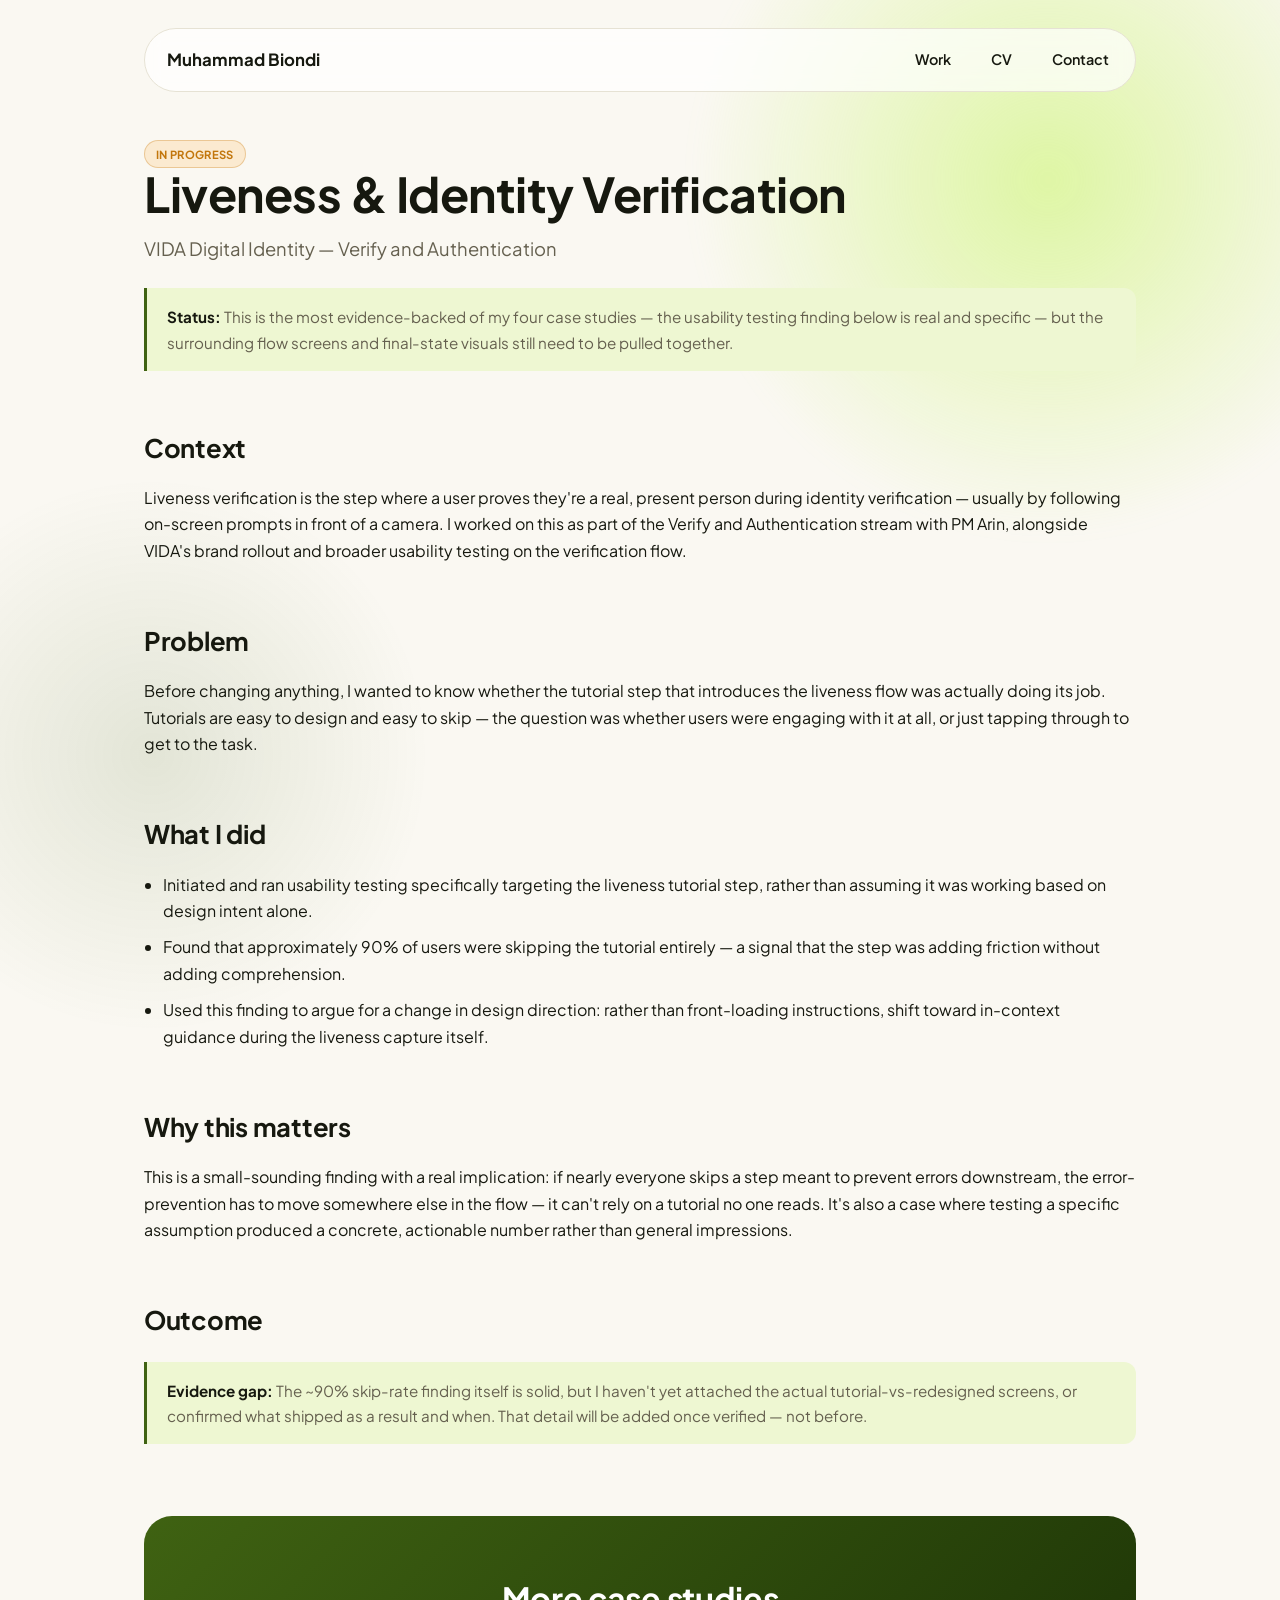
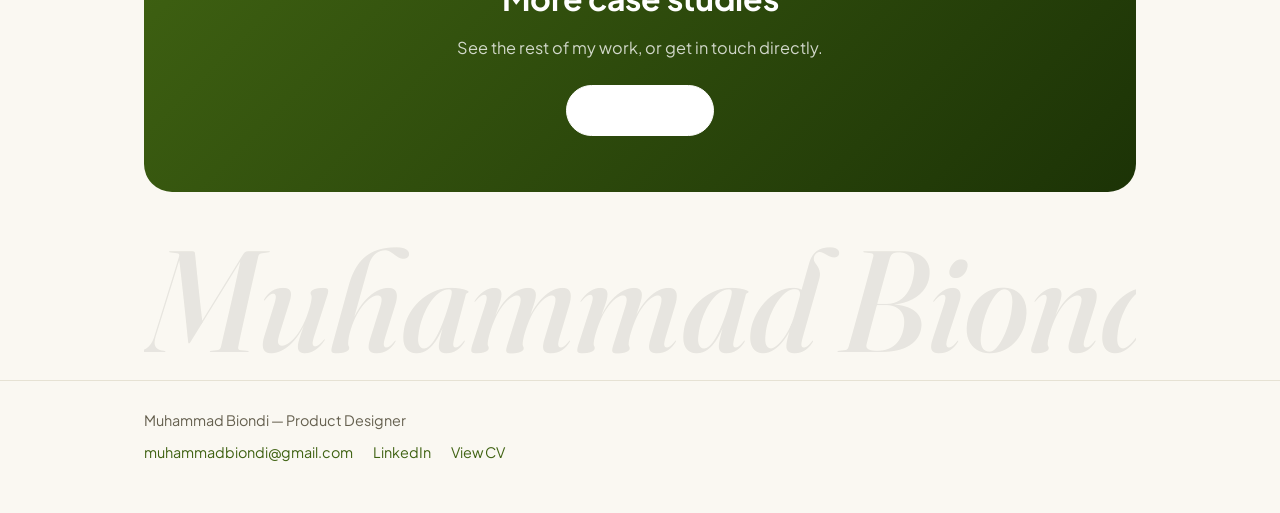
<file: case-studies/liveness-verification.html>
<!DOCTYPE html>
<html lang="en">
<head>
<meta charset="UTF-8">
<meta name="viewport" content="width=device-width, initial-scale=1.0">
<title>Liveness &amp; Identity Verification — Muhammad Biondi</title>
<link rel="stylesheet" href="../css/style.css">
</head>
<body>

<header class="site-header">
  <div class="wrap">
    <nav>
      <span class="brand">Muhammad Biondi</span>
      <div class="site-nav">
        <a href="../index.html">Work</a>
        <a href="../cv.html">CV</a>
        <a href="mailto:muhammadbiondi@gmail.com">Contact</a>
      </div>
    </nav>
  </div>
</header>

<main>
  <div class="wrap">

    <span class="status-pill in-progress">In progress</span>
    <h1>Liveness &amp; Identity Verification</h1>
    <p class="subtitle">VIDA Digital Identity — Verify and Authentication</p>

    <div class="callout">
      <strong>Status:</strong> This is the most evidence-backed of my four case studies — the usability
      testing finding below is real and specific — but the surrounding flow screens and final-state
      visuals still need to be pulled together.
    </div>

    <section class="block">
      <h2>Context</h2>
      <p>
        Liveness verification is the step where a user proves they're a real, present person during
        identity verification — usually by following on-screen prompts in front of a camera. I worked
        on this as part of the Verify and Authentication stream with PM Arin, alongside VIDA's brand
        rollout and broader usability testing on the verification flow.
      </p>
    </section>

    <section class="block">
      <h2>Problem</h2>
      <p>
        Before changing anything, I wanted to know whether the tutorial step that introduces the liveness
        flow was actually doing its job. Tutorials are easy to design and easy to skip — the question
        was whether users were engaging with it at all, or just tapping through to get to the task.
      </p>
    </section>

    <section class="block">
      <h2>What I did</h2>
      <ul class="clean">
        <li>Initiated and ran usability testing specifically targeting the liveness tutorial step,
        rather than assuming it was working based on design intent alone.</li>
        <li>Found that approximately 90% of users were skipping the tutorial entirely — a signal that
        the step was adding friction without adding comprehension.</li>
        <li>Used this finding to argue for a change in design direction: rather than front-loading
        instructions, shift toward in-context guidance during the liveness capture itself.</li>
      </ul>
    </section>

    <section class="block">
      <h2>Why this matters</h2>
      <p>
        This is a small-sounding finding with a real implication: if nearly everyone skips a step meant
        to prevent errors downstream, the error-prevention has to move somewhere else in the flow — it
        can't rely on a tutorial no one reads. It's also a case where testing a specific assumption
        produced a concrete, actionable number rather than general impressions.
      </p>
    </section>

    <section class="block">
      <h2>Outcome</h2>
      <div class="callout">
        <strong>Evidence gap:</strong> The ~90% skip-rate finding itself is solid, but I haven't yet
        attached the actual tutorial-vs-redesigned screens, or confirmed what shipped as a result and
        when. That detail will be added once verified — not before.
      </div>
    </section>

    <div class="cta-band">
      <h2>More case studies</h2>
      <p>See the rest of my work, or get in touch directly.</p>
      <a class="btn" href="../index.html">Back to work</a>
    </div>

    <div class="wordmark"><span>Muhammad Biondi</span></div>

  </div>
</main>

<footer class="site-footer">
  <div class="wrap">
    <div>Muhammad Biondi — Product Designer</div>
    <div class="contact-row">
      <a href="mailto:muhammadbiondi@gmail.com">muhammadbiondi@gmail.com</a>
      <a href="https://linkedin.com/in/muhammad-biondi-2509a165">LinkedIn</a>
      <a href="../cv.html">View CV</a>
    </div>
  </div>
</footer>

</body>
</html>
</file>
<file: css/style.css>
@import url('https://fonts.googleapis.com/css2?family=Fraunces:ital,opsz,wght@0,9..144,400;0,9..144,500;0,9..144,600;1,9..144,500;1,9..144,600&family=Plus+Jakarta+Sans:wght@400;500;600;700;800&display=swap');

:root {
  --bg: #faf8f2;
  --bg-soft: #f1efe4;
  --surface: #ffffff;
  --border: #e6e2d4;
  --text: #16180f;
  --text-muted: #65604f;
  --accent: #3f6212;
  --accent-bright: #c7f464;
  --accent-soft: #eef7d2;
  --warn: #c2760c;
  --warn-soft: #fbead0;
  --max-width: 1040px;
  --radius: 20px;
  --radius-sm: 12px;
  --shadow: 0 1px 2px rgba(22, 24, 15, 0.04), 0 12px 32px -16px rgba(22, 24, 15, 0.12);
}

* { box-sizing: border-box; }

html { scroll-behavior: smooth; }

body {
  margin: 0;
  background: var(--bg);
  color: var(--text);
  font-family: "Plus Jakarta Sans", -apple-system, BlinkMacSystemFont, "Segoe UI", Helvetica, Arial, sans-serif;
  line-height: 1.65;
  font-size: 16px;
  position: relative;
  overflow-x: hidden;
}

body::before {
  content: "";
  position: fixed;
  top: -20%;
  right: -10%;
  width: 60vw;
  height: 60vw;
  max-width: 720px;
  max-height: 720px;
  background: radial-gradient(circle, rgba(199, 244, 100, 0.55) 0%, rgba(199, 244, 100, 0) 70%);
  filter: blur(10px);
  pointer-events: none;
  z-index: 0;
}

body::after {
  content: "";
  position: fixed;
  bottom: -15%;
  left: -10%;
  width: 50vw;
  height: 50vw;
  max-width: 560px;
  max-height: 560px;
  background: radial-gradient(circle, rgba(63, 98, 18, 0.12) 0%, rgba(63, 98, 18, 0) 70%);
  pointer-events: none;
  z-index: 0;
}

a { color: var(--accent); text-decoration: none; }
a:hover { text-decoration: underline; }

.wrap {
  max-width: var(--max-width);
  margin: 0 auto;
  padding: 0 24px;
  position: relative;
  z-index: 1;
}

.serif {
  font-family: "Fraunces", Georgia, serif;
  font-style: italic;
  font-weight: 500;
}

header.site-header {
  padding: 28px 0;
  position: relative;
  z-index: 2;
}

header.site-header nav {
  display: flex;
  justify-content: space-between;
  align-items: center;
  flex-wrap: wrap;
  gap: 12px;
  background: rgba(255, 255, 255, 0.7);
  backdrop-filter: blur(10px);
  border: 1px solid var(--border);
  border-radius: 999px;
  padding: 10px 10px 10px 22px;
}

.brand {
  font-weight: 700;
  font-size: 1.05rem;
  color: var(--text);
}

.site-nav {
  display: flex;
  align-items: center;
  gap: 4px;
}

.site-nav a {
  color: var(--text);
  margin-left: 4px;
  font-size: 0.9rem;
  font-weight: 600;
  padding: 9px 16px;
  border-radius: 999px;
  transition: background 0.15s ease, color 0.15s ease;
}

.site-nav a:hover {
  background: var(--accent-bright);
  color: var(--text);
  text-decoration: none;
}

main { padding: 20px 0 0; position: relative; z-index: 1; }

h1 { font-size: 3rem; line-height: 1.08; margin: 0 0 14px; letter-spacing: -0.01em; }
h2 { font-size: 1.6rem; margin: 56px 0 16px; letter-spacing: -0.01em; }
h3 { font-size: 1.15rem; margin: 28px 0 8px; }

.eyebrow {
  display: inline-flex;
  align-items: center;
  gap: 8px;
  font-size: 0.78rem;
  font-weight: 700;
  text-transform: uppercase;
  letter-spacing: 0.08em;
  color: var(--accent);
  margin-bottom: 14px;
}

.eyebrow::before {
  content: "";
  width: 7px;
  height: 7px;
  border-radius: 50%;
  background: var(--accent-bright);
  border: 2px solid var(--accent);
}

.hero {
  padding: 48px 0 20px;
}

.subtitle {
  color: var(--text-muted);
  font-size: 1.15rem;
  margin: 0 0 24px;
}

.lede {
  font-size: 1.08rem;
  color: var(--text);
  max-width: 640px;
}

.hero-cta {
  display: flex;
  gap: 14px;
  flex-wrap: wrap;
  margin-top: 28px;
}

.tag-row {
  display: flex;
  flex-wrap: wrap;
  gap: 10px;
  margin: 28px 0 0;
}

.tag {
  font-size: 0.82rem;
  font-weight: 600;
  color: var(--text);
  background: var(--surface);
  border: 1px solid var(--border);
  border-radius: 999px;
  padding: 7px 16px;
  box-shadow: var(--shadow);
}

.card {
  background: var(--surface);
  border: 1px solid var(--border);
  border-radius: var(--radius);
  padding: 28px;
  margin-bottom: 20px;
  box-shadow: var(--shadow);
}

.section-head {
  display: flex;
  justify-content: space-between;
  align-items: flex-end;
  flex-wrap: wrap;
  gap: 12px;
  margin: 56px 0 16px;
}

.section-head h2 { margin: 0; }

.case-grid {
  display: grid;
  grid-template-columns: repeat(2, 1fr);
  gap: 20px;
  margin-top: 24px;
}

.case-card {
  display: flex;
  flex-direction: column;
  background: var(--surface);
  border: 1px solid var(--border);
  border-radius: var(--radius);
  overflow: hidden;
  box-shadow: var(--shadow);
  transition: transform 0.2s ease, box-shadow 0.2s ease;
}

.case-card:hover {
  transform: translateY(-4px);
  box-shadow: 0 1px 2px rgba(22, 24, 15, 0.04), 0 24px 48px -20px rgba(22, 24, 15, 0.22);
  text-decoration: none;
}

.case-thumb {
  height: 108px;
  background: linear-gradient(135deg, var(--thumb-a, #c7f464), var(--thumb-b, #3f6212));
  position: relative;
}

.case-thumb::after {
  content: attr(data-mark);
  position: absolute;
  right: 18px;
  bottom: 12px;
  font-family: "Fraunces", serif;
  font-style: italic;
  font-size: 1.8rem;
  color: rgba(255, 255, 255, 0.85);
}

.case-body { padding: 22px; flex: 1; display: flex; flex-direction: column; }

.case-card h3 {
  margin: 10px 0 6px;
  color: var(--text);
}

.case-card p {
  color: var(--text-muted);
  margin: 0 0 12px;
  font-size: 0.95rem;
  flex: 1;
}

.case-arrow {
  font-size: 0.85rem;
  font-weight: 700;
  color: var(--accent);
}

.status-pill {
  display: inline-block;
  font-size: 0.7rem;
  font-weight: 700;
  letter-spacing: 0.03em;
  text-transform: uppercase;
  border-radius: 999px;
  padding: 4px 11px;
  width: fit-content;
}

.status-pill.in-progress {
  background: var(--warn-soft);
  color: var(--warn);
  border: 1px solid rgba(194, 118, 12, 0.3);
}

.status-pill.draft {
  background: var(--accent-soft);
  color: var(--accent);
  border: 1px solid rgba(63, 98, 18, 0.25);
}

.callout {
  border-left: 3px solid var(--accent);
  background: var(--accent-soft);
  padding: 16px 20px;
  border-radius: 0 var(--radius-sm) var(--radius-sm) 0;
  font-size: 0.95rem;
  color: var(--text-muted);
  margin: 20px 0;
}

.callout strong { color: var(--text); }

section.block { margin-bottom: 40px; }

ul.clean {
  padding-left: 1.2em;
  margin: 8px 0 0;
}

ul.clean li { margin-bottom: 10px; }

table.evidence {
  width: 100%;
  border-collapse: collapse;
  font-size: 0.92rem;
  margin: 16px 0;
}

table.evidence th, table.evidence td {
  border: 1px solid var(--border);
  padding: 10px 12px;
  text-align: left;
  vertical-align: top;
}

table.evidence th {
  background: var(--bg-soft);
  color: var(--text-muted);
  font-weight: 600;
  font-size: 0.85rem;
}

.process-grid {
  display: grid;
  grid-template-columns: repeat(3, 1fr);
  gap: 18px;
  margin-top: 24px;
}

.process-card {
  background: var(--surface);
  border: 1px solid var(--border);
  border-radius: var(--radius);
  padding: 26px 22px;
  box-shadow: var(--shadow);
}

.process-num {
  font-family: "Fraunces", serif;
  font-style: italic;
  font-size: 1.8rem;
  color: var(--accent);
  display: block;
  margin-bottom: 10px;
}

.process-card h3 { margin: 0 0 8px; }
.process-card p { margin: 0; color: var(--text-muted); font-size: 0.93rem; }

.cta-band {
  margin: 72px 0 0;
  background: linear-gradient(135deg, var(--accent) 0%, #1c3306 100%);
  border-radius: 28px;
  padding: 56px 40px;
  text-align: center;
  color: #fff;
}

.cta-band h2 {
  margin: 0 0 10px;
  color: #fff;
  font-size: 2rem;
}

.cta-band p {
  color: rgba(255, 255, 255, 0.78);
  margin: 0 0 24px;
  font-size: 1.02rem;
}

.cta-band .btn {
  border-color: #fff;
  color: #fff;
}

.cta-band .btn:hover { background: rgba(255, 255, 255, 0.12); }

.wordmark {
  text-align: center;
  padding: 36px 0 8px;
  overflow: hidden;
}

.wordmark span {
  font-family: "Fraunces", serif;
  font-style: italic;
  font-weight: 500;
  font-size: clamp(3rem, 13vw, 9rem);
  color: var(--text);
  opacity: 0.08;
  white-space: nowrap;
  line-height: 1;
}

footer.site-footer {
  border-top: 1px solid var(--border);
  padding: 28px 0 48px;
  color: var(--text-muted);
  font-size: 0.9rem;
  position: relative;
  z-index: 1;
}

.contact-row {
  display: flex;
  gap: 20px;
  flex-wrap: wrap;
  margin-top: 8px;
}

.cv-header {
  display: flex;
  justify-content: space-between;
  align-items: flex-start;
  flex-wrap: wrap;
  gap: 16px;
  margin-bottom: 8px;
}

.cv-meta {
  text-align: right;
  color: var(--text-muted);
  font-size: 0.9rem;
}

.btn {
  display: inline-block;
  border: 1.5px solid var(--accent);
  color: var(--accent);
  background: var(--surface);
  border-radius: 999px;
  padding: 12px 24px;
  font-size: 0.95rem;
  font-weight: 600;
  transition: background 0.15s ease, color 0.15s ease, transform 0.15s ease;
}

.btn:hover {
  background: var(--accent);
  color: #fff;
  text-decoration: none;
  transform: translateY(-1px);
}

.btn.primary {
  background: var(--text);
  border-color: var(--text);
  color: #fff;
}

.btn.primary:hover { background: var(--accent); border-color: var(--accent); }

.job {
  margin-bottom: 28px;
}

.job-head {
  display: flex;
  justify-content: space-between;
  flex-wrap: wrap;
  gap: 8px;
  margin-bottom: 4px;
}

.job-title { font-weight: 700; color: var(--text); }
.job-dates { color: var(--text-muted); font-size: 0.88rem; }

[data-reveal] {
  opacity: 0;
  transform: translateY(18px);
  transition: opacity 0.6s ease, transform 0.6s ease;
}

[data-reveal].is-visible {
  opacity: 1;
  transform: translateY(0);
}

@media print {
  body { background: #fff; color: #111; }
  body::before, body::after { display: none; }
  header.site-header, footer.site-footer, .no-print, .wordmark, .cta-band { display: none; }
  .card, .case-card { border-color: #ccc; background: #fff; box-shadow: none; }
}

@media (max-width: 760px) {
  .case-grid { grid-template-columns: 1fr; }
  .process-grid { grid-template-columns: 1fr; }
  h1 { font-size: 2.2rem; }
  .cta-band { padding: 40px 24px; border-radius: 20px; }
}

@media (max-width: 600px) {
  main { padding: 8px 0 0; }
  h1 { font-size: 2rem; }
  header.site-header nav { padding: 8px; }
  .site-nav a { padding: 8px 10px; font-size: 0.85rem; }
}
</file>
